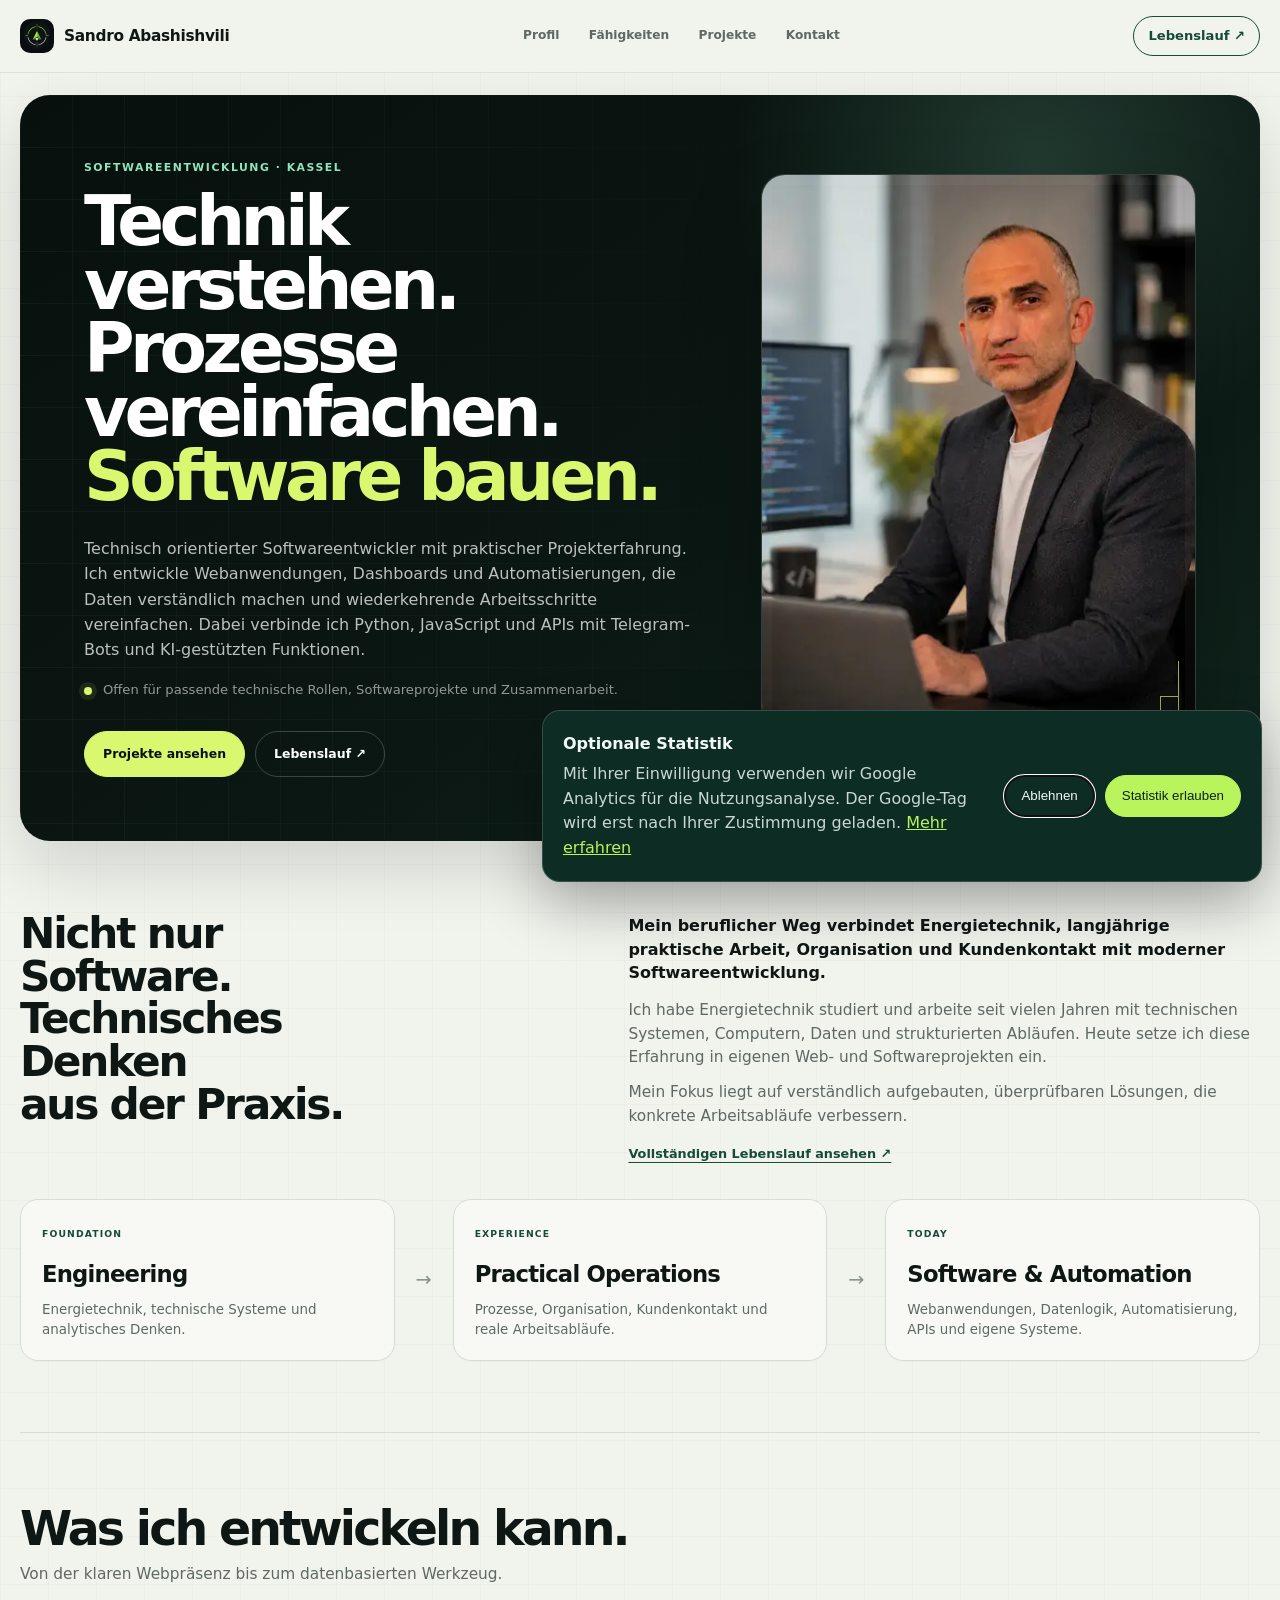
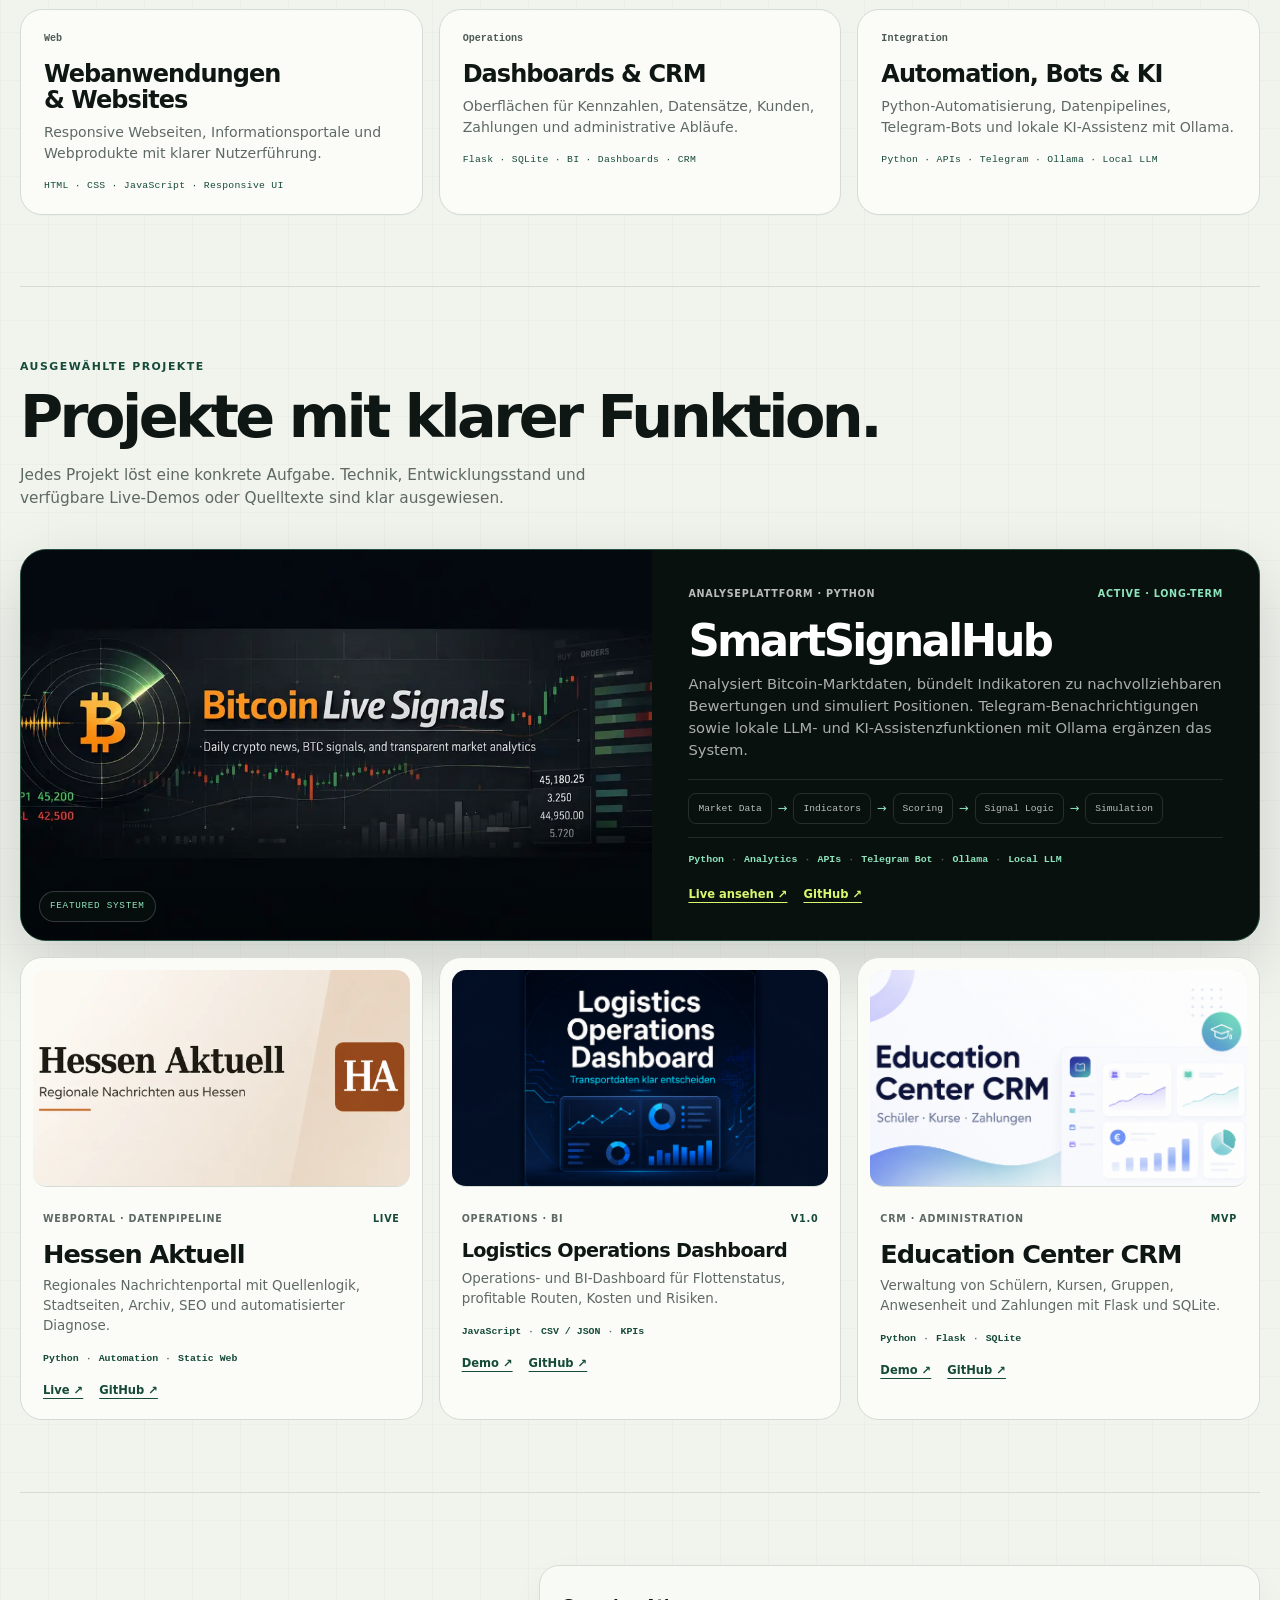
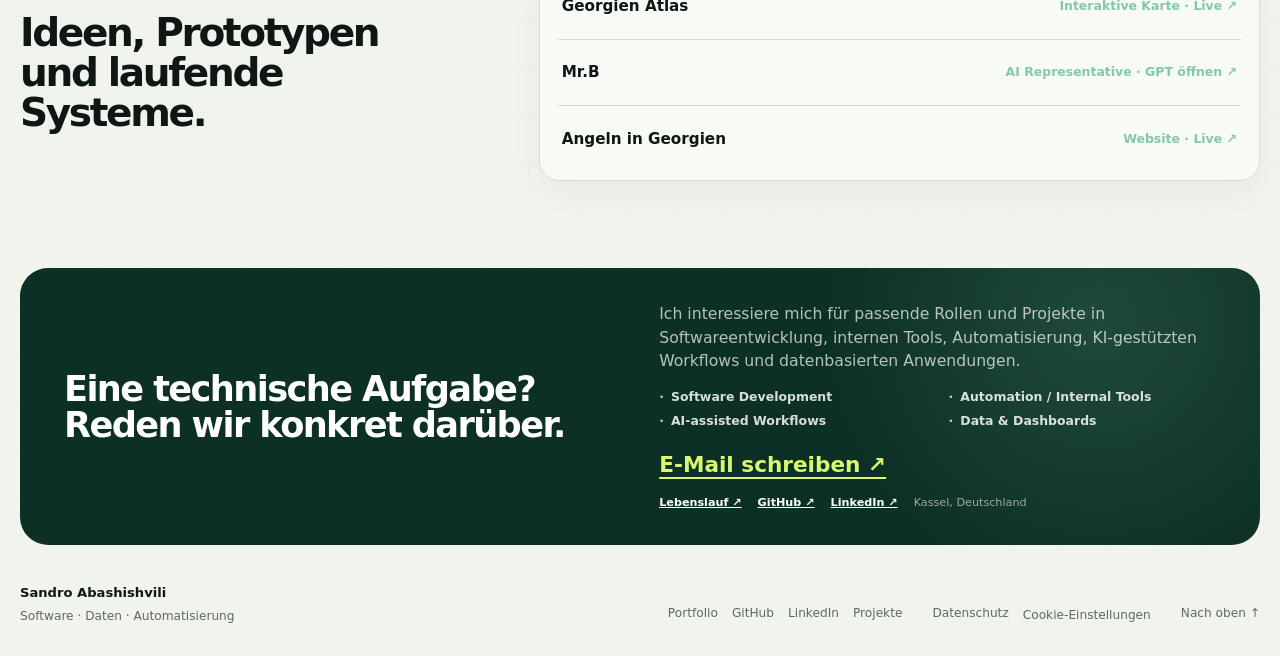
<file: index.html>
<!doctype html>
<html lang="de">
<head>
  <meta charset="utf-8">
  <meta name="viewport" content="width=device-width, initial-scale=1">
  <meta name="description" content="Sandro Abashishvili verbindet Engineering und praktische Prozesse mit Softwareentwicklung: Webanwendungen, Python-Automation, KI-Integration und Telegram-Bots.">
  <meta name="color-scheme" content="light dark">
  <meta name="theme-color" content="#f1f3ed" media="(prefers-color-scheme: light)">
  <meta name="theme-color" content="#09110f" media="(prefers-color-scheme: dark)">
  <meta name="robots" content="index, follow, max-image-preview:large">
  <link rel="canonical" href="https://sandro-abashishvili.de/">
  <meta property="og:title" content="Sandro Abashishvili | Software · Daten · Automatisierung">
  <meta property="og:description" content="Engineering → Practical Operations → Software & Automation. Webanwendungen, Python-Automation, KI-Integration und Telegram-Bots.">
  <meta property="og:type" content="website">
  <meta property="og:url" content="https://sandro-abashishvili.de/">
  <meta property="og:site_name" content="Sandro Abashishvili – Portfolio">
  <meta property="og:locale" content="de_DE">
  <meta property="og:image" content="https://sandro-abashishvili.de/assets/portfolio-social-card.png">
  <meta property="og:image:secure_url" content="https://sandro-abashishvili.de/assets/portfolio-social-card.png">
  <meta property="og:image:type" content="image/png">
  <meta property="og:image:width" content="1200">
  <meta property="og:image:height" content="630">
  <meta property="og:image:alt" content="Portfolio von Sandro Abashishvili – Software, Daten und Automatisierung">
  <meta name="twitter:card" content="summary_large_image">
  <meta name="twitter:title" content="Sandro Abashishvili | Software · Daten · Automatisierung">
  <meta name="twitter:description" content="Engineering → Practical Operations → Software & Automation. Webanwendungen, Python-Automation, KI-Integration und Telegram-Bots.">
  <meta name="twitter:image" content="https://sandro-abashishvili.de/assets/portfolio-social-card.png">
  <meta name="twitter:image:alt" content="Portfolio von Sandro Abashishvili – Software, Daten und Automatisierung">
  <script type="application/ld+json">
  {
    "@context": "https://schema.org",
    "@graph": [
      {
        "@type": "Person",
        "@id": "https://sandro-abashishvili.de/#person",
        "name": "Sandro Abashishvili",
        "url": "https://sandro-abashishvili.de/",
        "image": "https://sandro-abashishvili.de/assets/sandro-portrait.webp",
        "jobTitle": "Softwareentwickler",
        "homeLocation": { "@type": "Place", "name": "Kassel, Deutschland" },
        "sameAs": [
          "https://github.com/sandroabashishvili",
          "https://www.linkedin.com/in/aleksandre-abashishvili-03417617a/"
        ],
        "knowsAbout": ["Python","JavaScript","Webanwendungen","Dashboards","Automatisierung","KI-Integration","Telegram Bots","Datenverarbeitung","APIs"]
      },
      {
        "@type": "WebSite",
        "@id": "https://sandro-abashishvili.de/#website",
        "url": "https://sandro-abashishvili.de/",
        "name": "Sandro Abashishvili – Portfolio",
        "inLanguage": "de-DE",
        "author": { "@id": "https://sandro-abashishvili.de/#person" }
      }
    ]
  }
  </script>
  <title>Sandro Abashishvili | Software · Daten · Automatisierung</title>
  <link rel="icon" href="assets/favicon.svg" type="image/svg+xml">
  <link rel="apple-touch-icon" href="assets/portfolio-app-icon.png">
  <link rel="manifest" href="manifest.webmanifest">
  <!-- Above-the-fold styles stay inline so the mobile headline can paint without waiting for extra requests. -->
  <style>
    :root{--ink:#0f1714;--muted:#5e6964;--paper:#f1f3ed;--paper-2:#e8ece5;--white:#fff;--surface:#fbfcf8;--surface-2:#f5f7f2;--line:#d5dcd5;--green:#164a39;--green-2:#0d3026;--dark:#09110f;--dark-2:#10201a;--mint:#8ee4bd;--lime:#d9f86f;--content:1240px;--shadow:0 24px 64px rgb(15 23 20 / 10%)}
    *{box-sizing:border-box}html{scroll-behavior:smooth;scroll-padding-top:86px}body{margin:0;background:linear-gradient(rgb(15 23 20 / 2%) 1px,transparent 1px),linear-gradient(90deg,rgb(15 23 20 / 2%) 1px,transparent 1px),var(--paper);background-size:48px 48px;color:var(--ink);font-family:Inter,ui-sans-serif,system-ui,-apple-system,BlinkMacSystemFont,"Segoe UI",sans-serif;font-size:16px;line-height:1.58}a{color:inherit}img{display:block;max-width:100%}h1,h2,h3,p{overflow-wrap:break-word}h1,h2,h3{margin-top:0;overflow-wrap:normal;word-break:normal;hyphens:auto;text-wrap:balance}p{text-wrap:pretty}
    .topbar{position:sticky;z-index:100;top:0;border-bottom:1px solid rgb(15 23 20 / 8%);background:rgb(241 243 237 / 88%);backdrop-filter:blur(18px)}.nav-inner,main,footer{width:min(var(--content),calc(100% - 40px));margin-inline:auto}.nav-inner{display:grid;min-height:72px;grid-template-columns:auto 1fr auto;grid-template-areas:"brand nav cv";align-items:center;gap:30px}.brand{grid-area:brand;display:inline-flex;align-items:center;gap:10px;text-decoration:none;white-space:nowrap}.brand span{display:grid;width:34px;height:34px;overflow:hidden;place-items:center;border:1px solid rgb(15 23 20 / 10%);border-radius:10px;background:var(--dark)}.brand span img{width:100%;height:100%;object-fit:cover}.brand strong{color:var(--ink);font-size:.88rem;letter-spacing:-.02em}.topbar nav{grid-area:nav;display:flex;justify-content:flex-end;gap:clamp(16px,2.3vw,30px)}.topbar nav a,.nav-cv{color:var(--muted);font-size:.76rem;font-weight:780;text-decoration:none}.nav-cv{grid-area:cv;padding:9px 14px;border:1px solid var(--green);border-radius:999px;color:var(--green)}.nav-cv-short,.mobile-nav-cv{display:none}.menu-toggle{grid-area:menu;display:none;width:42px;height:42px;padding:10px;border:1px solid var(--line);border-radius:12px;background:transparent;color:var(--ink)}.menu-toggle span{display:block;height:2px;margin:4px 0;border-radius:999px;background:currentColor}
    .hero{position:relative;display:grid;min-height:650px;grid-template-columns:minmax(0,1.1fr) minmax(360px,.78fr);align-items:center;gap:clamp(34px,5vw,76px);margin-top:22px;padding:clamp(42px,5vw,72px);overflow:hidden;border-radius:30px;background:radial-gradient(circle at 82% 10%,rgb(142 228 189 / 18%),transparent 25%),linear-gradient(145deg,#07100d 0%,#0b1713 58%,#10251d 100%);color:var(--white);box-shadow:0 26px 70px rgb(9 17 15 / 14%)}.hero::before{position:absolute;inset:0;background:linear-gradient(rgb(255 255 255 / 4%) 1px,transparent 1px),linear-gradient(90deg,rgb(255 255 255 / 4%) 1px,transparent 1px);background-size:52px 52px;content:"";mask-image:linear-gradient(to right,black,transparent 72%);pointer-events:none}.hero-copy,.portrait-card{position:relative;z-index:1;min-width:0}.hero .eyebrow{margin:0 0 14px;color:var(--mint);font-size:.68rem;font-weight:860;letter-spacing:.14em;text-transform:uppercase}.hero h1{max-width:790px;margin:0;font-size:clamp(3rem,5.4vw,5.7rem);line-height:.92;letter-spacing:-.067em}.hero h1 em{color:var(--lime);font-style:normal}.positioning{max-width:690px;margin:28px 0 0;color:rgb(255 255 255 / 73%);font-size:clamp(1rem,1.25vw,1.12rem)}.availability{display:flex;max-width:690px;align-items:flex-start;gap:11px;margin:18px 0 0;color:rgb(255 255 255 / 56%);font-size:.82rem}.availability>span:first-child{width:8px;height:8px;flex:0 0 auto;margin-top:.46em;border-radius:50%;background:var(--lime)}.actions{display:flex;flex-wrap:wrap;gap:10px;margin-top:30px}.button{display:inline-flex;min-height:46px;align-items:center;justify-content:center;padding:0 18px;border:1px solid rgb(255 255 255 / 20%);border-radius:999px;font-size:.78rem;font-weight:850;text-decoration:none}.button.primary{border-color:var(--lime);background:var(--lime);color:var(--dark)}.button.secondary{color:var(--white)}
    .portrait-card{margin:0}.portrait-frame{position:relative;aspect-ratio:.78;overflow:hidden;border:1px solid rgb(255 255 255 / 14%);border-radius:24px;background:var(--dark-2);box-shadow:0 34px 80px rgb(0 0 0 / 24%)}.portrait-frame picture{display:block;width:100%;height:100%}.portrait-frame img{width:100%;height:100%;object-fit:cover;object-position:center 26%}.portrait-grid{position:absolute;z-index:2;right:16px;bottom:16px;width:54px;height:54px;border-right:1px solid var(--lime);border-bottom:1px solid var(--lime);opacity:.7}.portrait-card figcaption{display:flex;align-items:center;justify-content:space-between;gap:16px;padding:13px 2px 0;color:rgb(255 255 255 / 54%);font-size:.66rem;letter-spacing:.08em;text-transform:uppercase}.portrait-card figcaption strong{color:var(--mint);font-size:.67rem}
    @media(max-width:1080px){.nav-inner{grid-template-columns:minmax(0,1fr) auto;grid-template-areas:"brand menu" "nav nav";gap:0 12px;padding-block:8px}.menu-toggle{display:block}.nav-cv:not(.mobile-nav-cv){display:none}.topbar nav[data-mobile-menu]{grid-area:nav;display:none!important}.hero{grid-template-columns:minmax(0,1fr) minmax(300px,.72fr);padding:48px}.hero h1{font-size:clamp(2.8rem,6vw,4.8rem)}}
    @media(max-width:760px){.nav-inner,main,footer{width:min(var(--content),calc(100% - 24px))}.nav-inner{min-height:64px}.brand strong{max-width:160px;overflow:hidden;text-overflow:ellipsis}.topbar{background:#09110f}.brand strong{color:#f0f5f1}.hero{min-height:0;grid-template-columns:1fr;gap:24px;margin-top:12px;padding:23px;border-radius:22px}.hero-copy{order:1}.portrait-card{order:2;width:100%;max-width:none}.hero h1{max-width:10.5ch;font-size:clamp(2.35rem,11.3vw,3.45rem);line-height:.98;letter-spacing:-.052em}.positioning{max-width:38rem;margin-top:22px;font-size:1rem;line-height:1.55}.portrait-frame{aspect-ratio:4/3}.portrait-frame img{object-position:center 22%}.portrait-card figcaption{align-items:flex-start;flex-direction:column;gap:3px}}
    @media(max-width:430px){.brand strong{max-width:175px;font-size:.8rem}.hero{padding:20px}.hero h1{max-width:10ch}.button{width:100%}.portrait-frame{aspect-ratio:1/1}}
    @media(prefers-color-scheme:dark){:root{--ink:#f0f5f1;--muted:#c0cbc5;--paper:#09110f;--paper-2:#101b17;--surface:#101b17;--surface-2:#16231e;--line:#31443b;--green:#79d3ad;--green-2:#102d23;--shadow:0 24px 64px rgb(0 0 0 / 24%)}body{background:linear-gradient(rgb(255 255 255 / 2%) 1px,transparent 1px),linear-gradient(90deg,rgb(255 255 255 / 2%) 1px,transparent 1px),var(--paper);background-size:48px 48px}.topbar{border-bottom-color:rgb(255 255 255 / 8%);background:rgb(9 17 15 / 88%)}}
  </style>
  <link rel="stylesheet" href="assets/styles.css" media="print" onload="this.media='all'">
  <link rel="stylesheet" href="assets/polish.css" media="print" onload="this.media='all'">
  <link rel="stylesheet" href="assets/analytics-consent.css" media="print" onload="this.media='all'">
  <noscript><link rel="stylesheet" href="assets/styles.css"><link rel="stylesheet" href="assets/polish.css"><link rel="stylesheet" href="assets/analytics-consent.css"></noscript>
</head>
<body>
  <header class="topbar">
    <div class="nav-inner">
      <a class="brand" href="#start" aria-label="Zur Startseite">
        <span><img src="assets/portfolio-icon.png" alt="" width="36" height="36" decoding="async"></span>
        <strong>Sandro Abashishvili</strong>
      </a>
      <nav id="main-navigation" aria-label="Hauptnavigation" data-mobile-menu>
        <a href="#profil">Profil</a>
        <a href="#arbeitsbereiche">Fähigkeiten</a>
        <a href="#projekte">Projekte</a>
        <a href="#kontakt">Kontakt</a>
        <a class="nav-cv mobile-nav-cv" href="assets/Sandro-Abashishvili-Lebenslauf-IT-2026.pdf" target="_blank" rel="noopener noreferrer">Lebenslauf ↗</a>
      </nav>
      <a class="nav-cv" href="assets/Sandro-Abashishvili-Lebenslauf-IT-2026.pdf" target="_blank" rel="noopener noreferrer"><span class="nav-cv-full">Lebenslauf ↗</span><span class="nav-cv-short">CV ↗</span></a>
      <button class="menu-toggle" type="button" aria-expanded="false" aria-controls="main-navigation" aria-label="Navigation öffnen" data-mobile-menu-button><span></span><span></span><span></span></button>
    </div>
  </header>

  <main>
    <section class="hero" id="start">
      <div class="hero-copy">
        <p class="eyebrow">Softwareentwicklung · Kassel</p>
        <h1>Technik verstehen.<br>Prozesse vereinfachen.<br><em>Software bauen.</em></h1>
        <p class="positioning">Technisch orientierter Softwareentwickler mit praktischer Projekterfahrung. Ich entwickle Webanwendungen, Dashboards und Automatisierungen, die Daten verständlich machen und wiederkehrende Arbeitsschritte vereinfachen. Dabei verbinde ich Python, JavaScript und APIs mit Telegram-Bots und KI-gestützten Funktionen.</p>
        <p class="availability"><span aria-hidden="true"></span><span class="availability-text">Offen für passende technische Rollen, Softwareprojekte und Zusammenarbeit.</span></p>
        <div class="actions"><a class="button primary" href="#projekte">Projekte ansehen</a><a class="button secondary" href="assets/Sandro-Abashishvili-Lebenslauf-IT-2026.pdf" target="_blank" rel="noopener noreferrer">Lebenslauf ↗</a></div>
      </div>
      <figure class="portrait-card">
        <div class="portrait-frame"><picture><source srcset="assets/sandro-portrait-480.webp 480w, assets/sandro-portrait-720.webp 720w, assets/sandro-portrait-960.webp 960w, assets/sandro-portrait.webp 1122w" sizes="(max-width: 760px) calc(100vw - 64px), (max-width: 1080px) 38vw, 430px" type="image/webp"><img src="assets/sandro-portrait.png" alt="Sandro Abashishvili am Arbeitsplatz" width="1122" height="1402" decoding="async"></picture><span class="portrait-grid" aria-hidden="true"></span></div>
        <figcaption><span>Engineering mindset</span><strong>Praxis → Struktur → Software</strong></figcaption>
      </figure>
    </section>

    <section class="section profile" id="profil">
      <div class="section-heading profile-heading"><h2>Nicht nur Software.<br>Technisches Denken<br>aus der Praxis.</h2></div>
      <div class="profile-content">
        <p class="lead">Mein beruflicher Weg verbindet Energietechnik, langjährige praktische Arbeit, Organisation und Kundenkontakt mit moderner Softwareentwicklung.</p>
        <p>Ich habe Energietechnik studiert und arbeite seit vielen Jahren mit technischen Systemen, Computern, Daten und strukturierten Abläufen. Heute setze ich diese Erfahrung in eigenen Web- und Softwareprojekten ein.</p>
        <p>Mein Fokus liegt auf verständlich aufgebauten, überprüfbaren Lösungen, die konkrete Arbeitsabläufe verbessern.</p>
        <a class="text-link" href="assets/Sandro-Abashishvili-Lebenslauf-IT-2026.pdf" target="_blank" rel="noopener noreferrer">Vollständigen Lebenslauf ansehen ↗</a>
      </div>
      <div class="journey" aria-label="Beruflicher Weg">
        <article><small>Foundation</small><h3>Engineering</h3><p>Energietechnik, technische Systeme und analytisches Denken.</p></article><div class="journey-arrow" aria-hidden="true">→</div>
        <article><small>Experience</small><h3>Practical Operations</h3><p>Prozesse, Organisation, Kundenkontakt und reale Arbeitsabläufe.</p></article><div class="journey-arrow" aria-hidden="true">→</div>
        <article><small>Today</small><h3>Software & Automation</h3><p>Webanwendungen, Datenlogik, Automatisierung, APIs und eigene Systeme.</p></article>
      </div>
    </section>

    <section class="section capabilities-section" id="arbeitsbereiche">
      <div class="section-heading compact"><h2>Was ich entwickeln kann.</h2><p>Von der klaren Webpräsenz bis zum datenbasierten Werkzeug.</p></div>
      <div class="capabilities">
        <article><span>Web</span><h3>Webanwendungen & Websites</h3><p>Responsive Webseiten, Informationsportale und Webprodukte mit klarer Nutzerführung.</p><div>HTML · CSS · JavaScript · Responsive UI</div></article>
        <article><span>Operations</span><h3>Dashboards & CRM</h3><p>Oberflächen für Kennzahlen, Datensätze, Kunden, Zahlungen und administrative Abläufe.</p><div>Flask · SQLite · BI · Dashboards · CRM</div></article>
        <article><span>Integration</span><h3>Automation, Bots & KI</h3><p>Python-Automatisierung, Datenpipelines, Telegram-Bots und lokale KI-Assistenz mit Ollama.</p><div>Python · APIs · Telegram · Ollama · Local LLM</div></article>
      </div>
    </section>

    <section class="section projects" id="projekte">
      <div class="section-heading projects-heading"><p class="kicker">Ausgewählte Projekte</p><h2>Projekte mit klarer Funktion.</h2><p>Jedes Projekt löst eine konkrete Aufgabe. Technik, Entwicklungsstand und verfügbare Live-Demos oder Quelltexte sind klar ausgewiesen.</p></div>
      <article class="featured-project">
        <a class="featured-visual" href="https://sandro-abashishvili.de/Bitcoin-Live-Signals/" target="_blank" rel="noopener noreferrer" aria-label="SmartSignalHub öffnen"><img src="assets/projects/smartsignalhub.webp" alt="SmartSignalHub – Bitcoin-Marktanalyse und Simulationsplattform" width="1200" height="630" loading="lazy" decoding="async"><span class="visual-label">FEATURED SYSTEM</span></a>
        <div class="featured-content"><div class="project-status"><span>Analyseplattform · Python</span><b>ACTIVE · LONG-TERM</b></div><h3>SmartSignalHub</h3><p class="featured-lead">Analysiert Bitcoin-Marktdaten, bündelt Indikatoren zu nachvollziehbaren Bewertungen und simuliert Positionen. Telegram-Benachrichtigungen sowie lokale LLM- und KI-Assistenzfunktionen mit Ollama ergänzen das System.</p><div class="system-flow" aria-label="Systemablauf"><span>Market Data</span><i>→</i><span>Indicators</span><i>→</i><span>Scoring</span><i>→</i><span>Signal Logic</span><i>→</i><span>Simulation</span></div><div class="tags"><span>Python</span><span>Analytics</span><span>APIs</span><span>Telegram Bot</span><span>Ollama</span><span>Local LLM</span></div><div class="project-actions"><a href="https://sandro-abashishvili.de/Bitcoin-Live-Signals/" target="_blank" rel="noopener noreferrer">Live ansehen ↗</a><a href="https://github.com/sandroabashishvili/Bitcoin-Live-Signals" target="_blank" rel="noopener noreferrer">GitHub ↗</a></div></div>
      </article>
      <div class="project-grid secondary-projects">
        <article class="project-card"><a class="project-image" href="https://sandro-abashishvili.de/hessen-aktuell/" target="_blank" rel="noopener noreferrer" aria-label="Hessen Aktuell öffnen"><img src="assets/projects/hessen-aktuell.webp" alt="Hessen Aktuell – regionales Nachrichtenportal" width="1200" height="630" loading="lazy" decoding="async"></a><div class="project-content"><div class="project-status"><span>Webportal · Datenpipeline</span><b>LIVE</b></div><h3>Hessen Aktuell</h3><p>Regionales Nachrichtenportal mit Quellenlogik, Stadtseiten, Archiv, SEO und automatisierter Diagnose.</p><div class="tags"><span>Python</span><span>Automation</span><span>Static Web</span></div><div class="project-actions"><a href="https://sandro-abashishvili.de/hessen-aktuell/" target="_blank" rel="noopener noreferrer">Live ↗</a><a href="https://github.com/sandroabashishvili/hessen-aktuell" target="_blank" rel="noopener noreferrer">GitHub ↗</a></div></div></article>
        <article class="project-card"><a class="project-image" href="https://sandro-abashishvili.de/logistics-operations-dashboard/" target="_blank" rel="noopener noreferrer" aria-label="Logistics Operations Dashboard öffnen"><img src="assets/projects/logistics-dashboard.webp" alt="Logistics Operations Dashboard" width="1200" height="630" loading="lazy" decoding="async"></a><div class="project-content"><div class="project-status"><span>Operations · BI</span><b>V1.0</b></div><h3>Logistics Operations Dashboard</h3><p>Operations- und BI-Dashboard für Flottenstatus, profitable Routen, Kosten und Risiken.</p><div class="tags"><span>JavaScript</span><span>CSV / JSON</span><span>KPIs</span></div><div class="project-actions"><a href="https://sandro-abashishvili.de/logistics-operations-dashboard/" target="_blank" rel="noopener noreferrer">Demo ↗</a><a href="https://github.com/sandroabashishvili/logistics-operations-dashboard" target="_blank" rel="noopener noreferrer">GitHub ↗</a></div></div></article>
        <article class="project-card"><a class="project-image" href="https://sandro-abashishvili.de/education-center-crm/" target="_blank" rel="noopener noreferrer" aria-label="Education Center CRM öffnen"><img src="assets/projects/education-crm.webp" alt="Education Center CRM Dashboard" width="1200" height="630" loading="lazy" decoding="async"></a><div class="project-content"><div class="project-status"><span>CRM · Administration</span><b>MVP</b></div><h3>Education Center CRM</h3><p>Verwaltung von Schülern, Kursen, Gruppen, Anwesenheit und Zahlungen mit Flask und SQLite.</p><div class="tags"><span>Python</span><span>Flask</span><span>SQLite</span></div><div class="project-actions"><a href="https://sandro-abashishvili.de/education-center-crm/" target="_blank" rel="noopener noreferrer">Demo ↗</a><a href="https://github.com/sandroabashishvili/education-center-crm" target="_blank" rel="noopener noreferrer">GitHub ↗</a></div></div></article>
      </div>
    </section>

    <section class="section other-projects"><div class="section-heading"><h2>Ideen, Prototypen und laufende Systeme.</h2></div><div class="project-list"><a href="https://sandro-abashishvili.de/georgien-atlas/" target="_blank" rel="noopener noreferrer"><strong>Georgien Atlas</strong><em>Interaktive Karte · Live ↗</em></a><a href="https://chatgpt.com/g/g-67b1e2c281888191a0cb0d1e8e384396-mr-b-smartsignalhub-ai-representative" target="_blank" rel="noopener noreferrer"><strong>Mr.B</strong><em>AI Representative · GPT öffnen ↗</em></a><a href="https://sandro-abashishvili.de/angeln-in-georgien/" target="_blank" rel="noopener noreferrer"><strong>Angeln in Georgien</strong><em>Website · Live ↗</em></a></div></section>

    <section class="contact" id="kontakt"><div class="contact-heading"><h2>Eine technische Aufgabe?<br>Reden wir konkret darüber.</h2></div><div class="contact-copy"><p>Ich interessiere mich für passende Rollen und Projekte in Softwareentwicklung, internen Tools, Automatisierung, KI-gestützten Workflows und datenbasierten Anwendungen.</p><div class="open-to"><span>Software Development</span><span>Automation / Internal Tools</span><span>AI-assisted Workflows</span><span>Data & Dashboards</span></div><a class="email" href="mailto:sandroabashishvili@gmail.com">E-Mail schreiben ↗</a><div class="contact-links"><a href="assets/Sandro-Abashishvili-Lebenslauf-IT-2026.pdf" target="_blank" rel="noopener noreferrer">Lebenslauf ↗</a><a href="https://github.com/sandroabashishvili" target="_blank" rel="noopener noreferrer">GitHub ↗</a><a href="https://www.linkedin.com/in/aleksandre-abashishvili-03417617a/" target="_blank" rel="noopener noreferrer">LinkedIn ↗</a><span>Kassel, Deutschland</span></div></div></section>
  </main>

  <footer><div class="footer-profile"><strong>Sandro Abashishvili</strong><span>Software · Daten · Automatisierung</span></div><nav class="footer-profile-links" aria-label="Profil und Projekte"><a href="https://sandro-abashishvili.de/">Portfolio</a><a href="https://github.com/sandroabashishvili" target="_blank" rel="noopener noreferrer">GitHub</a><a href="https://www.linkedin.com/in/aleksandre-abashishvili-03417617a/" target="_blank" rel="noopener noreferrer">LinkedIn</a><a href="#projekte">Projekte</a></nav><nav class="footer-legal-links" aria-label="Datenschutz und Einstellungen"><a href="datenschutz/">Datenschutz</a><button type="button" class="footer-link-button" data-consent-settings>Cookie-Einstellungen</button></nav><a href="#start">Nach oben ↑</a></footer>
  <script src="assets/analytics-consent.js" defer></script>
  <script src="assets/navigation.js"></script>
</body>
</html>
</file>
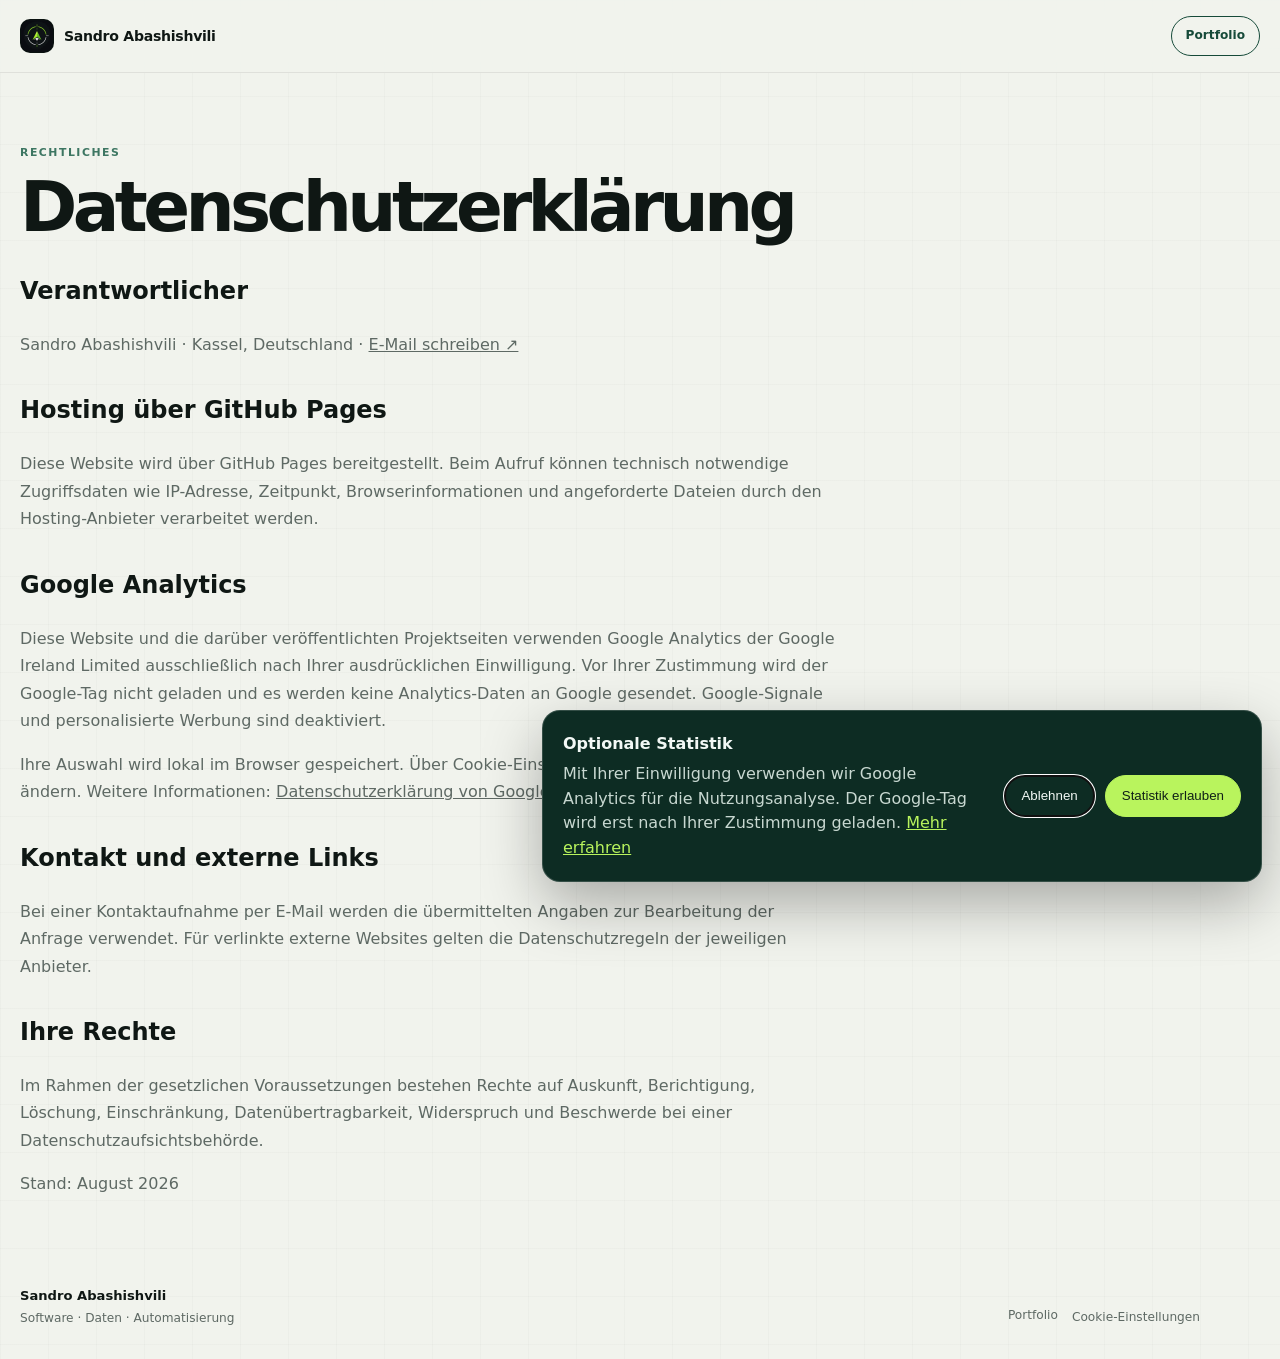
<file: datenschutz/index.html>
<!doctype html>
<html lang="de">
<head>
  <meta charset="utf-8">
  <meta name="viewport" content="width=device-width, initial-scale=1">
  <meta name="robots" content="noindex, follow">
  <meta name="color-scheme" content="light dark">
  <meta name="theme-color" content="#f1f3ed" media="(prefers-color-scheme: light)">
  <meta name="theme-color" content="#09110f" media="(prefers-color-scheme: dark)">
  <link rel="canonical" href="https://sandro-abashishvili.de/datenschutz/">
  <title>Datenschutz – Sandro Abashishvili</title>
  <link rel="icon" href="../assets/favicon.svg" type="image/svg+xml">
  <link rel="apple-touch-icon" href="../assets/portfolio-app-icon.png">
  <link rel="stylesheet" href="../assets/styles.css">
  <link rel="stylesheet" href="../assets/polish.css">
  <link rel="stylesheet" href="../assets/analytics-consent.css" media="print" onload="this.media='all'">
  <noscript><link rel="stylesheet" href="../assets/analytics-consent.css"></noscript>
</head>
<body>
  <header class="topbar">
    <div class="nav-inner">
      <a class="brand" href="../" aria-label="Zur Startseite"><span><img src="../assets/portfolio-icon.png" width="38" height="38" alt=""></span><strong>Sandro Abashishvili</strong></a>
      <a class="nav-cv" href="../">Portfolio</a>
    </div>
  </header>
  <main class="section legal-page">
    <div class="section-heading"><p class="kicker">Rechtliches</p><h1>Datenschutzerklärung</h1></div>
    <div class="legal-copy">
      <h2>Verantwortlicher</h2>
      <p>Sandro Abashishvili · Kassel, Deutschland · <a href="mailto:sandroabashishvili@gmail.com">E-Mail schreiben ↗</a></p>
      <h2>Hosting über GitHub Pages</h2>
      <p>Diese Website wird über GitHub Pages bereitgestellt. Beim Aufruf können technisch notwendige Zugriffsdaten wie IP-Adresse, Zeitpunkt, Browserinformationen und angeforderte Dateien durch den Hosting-Anbieter verarbeitet werden.</p>
      <h2>Google Analytics</h2>
      <p>Diese Website und die darüber veröffentlichten Projektseiten verwenden Google Analytics der Google Ireland Limited ausschließlich nach Ihrer ausdrücklichen Einwilligung. Vor Ihrer Zustimmung wird der Google-Tag nicht geladen und es werden keine Analytics-Daten an Google gesendet. Google-Signale und personalisierte Werbung sind deaktiviert.</p>
      <p>Ihre Auswahl wird lokal im Browser gespeichert. Über <button type="button" class="footer-link-button" data-consent-settings>Cookie-Einstellungen</button> können Sie sie jederzeit ändern. Weitere Informationen: <a href="https://policies.google.com/privacy?hl=de" target="_blank" rel="noopener noreferrer">Datenschutzerklärung von Google</a>.</p>
      <h2>Kontakt und externe Links</h2>
      <p>Bei einer Kontaktaufnahme per E-Mail werden die übermittelten Angaben zur Bearbeitung der Anfrage verwendet. Für verlinkte externe Websites gelten die Datenschutzregeln der jeweiligen Anbieter.</p>
      <h2>Ihre Rechte</h2>
      <p>Im Rahmen der gesetzlichen Voraussetzungen bestehen Rechte auf Auskunft, Berichtigung, Löschung, Einschränkung, Datenübertragbarkeit, Widerspruch und Beschwerde bei einer Datenschutzaufsichtsbehörde.</p>
      <p>Stand: August 2026</p>
    </div>
  </main>
  <footer>
    <div class="footer-profile"><strong>Sandro Abashishvili</strong><span>Software · Daten · Automatisierung</span></div>
    <nav class="footer-profile-links" aria-label="Datenschutz und Portfolio"><a href="../">Portfolio</a><button type="button" class="footer-link-button" data-consent-settings>Cookie-Einstellungen</button></nav>
  </footer>
  <script src="../assets/analytics-consent.js" defer></script>
</body>
</html>
</file>
<file: assets/styles.css>
:root {
  --ink: #0f1714;
  --muted: #5e6964;
  --paper: #f1f3ed;
  --paper-2: #e8ece5;
  --white: #ffffff;
  --surface: #fbfcf8;
  --surface-2: #f5f7f2;
  --line: #d5dcd5;
  --green: #164a39;
  --green-2: #0d3026;
  --dark: #09110f;
  --dark-2: #10201a;
  --mint: #8ee4bd;
  --lime: #d9f86f;
  --orange: #d28f57;
  --radius: 22px;
  --content: 1240px;
  --shadow: 0 24px 64px rgb(15 23 20 / 10%);
}

* { box-sizing: border-box; }
html { scroll-behavior: smooth; scroll-padding-top: 86px; }
body {
  margin: 0;
  background:
    linear-gradient(rgb(15 23 20 / 2%) 1px, transparent 1px),
    linear-gradient(90deg, rgb(15 23 20 / 2%) 1px, transparent 1px),
    var(--paper);
  background-size: 48px 48px;
  color: var(--ink);
  font-family: Inter, ui-sans-serif, system-ui, -apple-system, BlinkMacSystemFont, "Segoe UI", sans-serif;
  font-size: 16px;
  line-height: 1.58;
}
a { color: inherit; }
img { display: block; max-width: 100%; }
h1, h2, h3, p { overflow-wrap: break-word; }
h1, h2, h3 { margin-top: 0; overflow-wrap: normal; word-break: normal; hyphens: auto; text-wrap: balance; }
p { text-wrap: pretty; }
::selection { background: var(--lime); color: var(--dark); }

.topbar {
  position: sticky;
  z-index: 100;
  top: 0;
  border-bottom: 1px solid rgb(15 23 20 / 8%);
  background: rgb(241 243 237 / 88%);
  backdrop-filter: blur(18px);
}

.nav-inner, main, footer {
  width: min(var(--content), calc(100% - 40px));
  margin-inline: auto;
}

.nav-inner {
  display: grid;
  min-height: 72px;
  grid-template-columns: auto 1fr auto;
  grid-template-areas: "brand nav cv";
  align-items: center;
  gap: 30px;
}

.brand {
  grid-area: brand;
  display: inline-flex;
  align-items: center;
  gap: 10px;
  text-decoration: none;
  white-space: nowrap;
}
.brand span {
  display: grid;
  width: 34px;
  height: 34px;
  overflow: hidden;
  place-items: center;
  border: 1px solid rgb(15 23 20 / 10%);
  border-radius: 10px;
  background: var(--dark);
}
.brand span img { width: 100%; height: 100%; object-fit: cover; }
.brand strong { color: var(--ink); font-size: .88rem; letter-spacing: -.02em; }

.topbar nav {
  grid-area: nav;
  display: flex;
  justify-content: flex-end;
  gap: clamp(16px, 2.3vw, 30px);
}
.topbar nav a, .nav-cv {
  color: var(--muted);
  font-size: .76rem;
  font-weight: 780;
  text-decoration: none;
}
.topbar nav a:hover, .topbar nav a:focus-visible { color: var(--ink); }
.nav-cv {
  grid-area: cv;
  padding: 9px 14px;
  border: 1px solid var(--green);
  border-radius: 999px;
  color: var(--green);
  transition: background 180ms ease, color 180ms ease, transform 180ms ease;
}
.nav-cv:hover { background: var(--green); color: var(--white); transform: translateY(-1px); }
.nav-cv-short { display: none; }
.mobile-nav-cv { display: none; }

.menu-toggle {
  grid-area: menu;
  display: none;
  width: 42px;
  height: 42px;
  padding: 10px;
  border: 1px solid var(--line);
  border-radius: 12px;
  background: transparent;
  color: var(--ink);
  cursor: pointer;
}
.menu-toggle span { display: block; height: 2px; margin: 4px 0; border-radius: 999px; background: currentColor; transition: transform 180ms ease, opacity 180ms ease; }
.menu-toggle[aria-expanded="true"] span:nth-child(1) { transform: translateY(6px) rotate(45deg); }
.menu-toggle[aria-expanded="true"] span:nth-child(2) { opacity: 0; }
.menu-toggle[aria-expanded="true"] span:nth-child(3) { transform: translateY(-6px) rotate(-45deg); }

.hero {
  position: relative;
  display: grid;
  min-height: 650px;
  grid-template-columns: minmax(0, 1.1fr) minmax(360px, .78fr);
  align-items: center;
  gap: clamp(34px, 5vw, 76px);
  margin-top: 22px;
  padding: clamp(42px, 5vw, 72px);
  overflow: hidden;
  border-radius: 30px;
  background:
    radial-gradient(circle at 82% 10%, rgb(142 228 189 / 18%), transparent 25%),
    linear-gradient(145deg, #07100d 0%, #0b1713 58%, #10251d 100%);
  color: var(--white);
  box-shadow: 0 26px 70px rgb(9 17 15 / 14%);
}
.hero::before {
  position: absolute;
  inset: 0;
  background:
    linear-gradient(rgb(255 255 255 / 4%) 1px, transparent 1px),
    linear-gradient(90deg, rgb(255 255 255 / 4%) 1px, transparent 1px);
  background-size: 52px 52px;
  content: "";
  mask-image: linear-gradient(to right, black, transparent 72%);
  pointer-events: none;
}
.hero-copy, .portrait-card { position: relative; z-index: 1; min-width: 0; }

.eyebrow, .kicker {
  margin: 0 0 14px;
  color: #3d7662;
  font-size: .68rem;
  font-weight: 860;
  letter-spacing: .14em;
  text-transform: uppercase;
}
.hero .eyebrow { color: var(--mint); }
h1 {
  max-width: 790px;
  margin: 0;
  font-size: clamp(3rem, 5.4vw, 5.7rem);
  line-height: .92;
  letter-spacing: -.067em;
}
h1 em { color: var(--lime); font-style: normal; }
.positioning {
  max-width: 690px;
  margin: 28px 0 0;
  color: rgb(255 255 255 / 73%);
  font-size: clamp(1rem, 1.25vw, 1.12rem);
}
.availability {
  display: flex;
  max-width: 690px;
  align-items: flex-start;
  gap: 11px;
  margin: 18px 0 0;
  color: rgb(255 255 255 / 56%);
  font-size: .82rem;
}
.availability > span:first-child {
  width: 8px;
  height: 8px;
  flex: 0 0 auto;
  margin-top: .46em;
  border-radius: 50%;
  background: var(--lime);
  box-shadow: 0 0 0 5px rgb(217 248 111 / 9%);
}
.availability-text { flex: 1; }
.actions { display: flex; flex-wrap: wrap; gap: 10px; margin-top: 30px; }
.button {
  display: inline-flex;
  min-height: 46px;
  align-items: center;
  justify-content: center;
  padding: 0 18px;
  border: 1px solid rgb(255 255 255 / 20%);
  border-radius: 999px;
  font-size: .78rem;
  font-weight: 850;
  text-decoration: none;
  transition: transform 180ms ease, border-color 180ms ease, background 180ms ease;
}
.button:hover { transform: translateY(-2px); }
.button.primary { border-color: var(--lime); background: var(--lime); color: var(--dark); }
.button.secondary { color: var(--white); }
.button.secondary:hover { border-color: var(--mint); }
.portrait-card { margin: 0; }
.portrait-frame {
  position: relative;
  aspect-ratio: .78;
  overflow: hidden;
  border: 1px solid rgb(255 255 255 / 14%);
  border-radius: 24px;
  background: var(--dark-2);
  box-shadow: 0 34px 80px rgb(0 0 0 / 24%);
}
.portrait-frame::before {
  position: absolute;
  z-index: 2;
  inset: 0;
  border: 10px solid rgb(255 255 255 / 3%);
  content: "";
  pointer-events: none;
}
.portrait-frame picture { display: block; width: 100%; height: 100%; }
.portrait-frame img { width: 100%; height: 100%; object-fit: cover; object-position: center 26%; }
.portrait-grid {
  position: absolute;
  z-index: 2;
  right: 16px;
  bottom: 16px;
  width: 54px;
  height: 54px;
  border-right: 1px solid var(--lime);
  border-bottom: 1px solid var(--lime);
  opacity: .7;
}
.portrait-grid::before, .portrait-grid::after { position: absolute; right: 0; bottom: 0; background: var(--lime); content: ""; }
.portrait-grid::before { width: 18px; height: 1px; bottom: 17px; }
.portrait-grid::after { width: 1px; height: 18px; right: 17px; }
.portrait-card figcaption {
  display: flex;
  align-items: center;
  justify-content: space-between;
  gap: 16px;
  padding: 13px 2px 0;
  color: rgb(255 255 255 / 54%);
  font-size: .66rem;
  letter-spacing: .08em;
  text-transform: uppercase;
}
.portrait-card figcaption strong { color: var(--mint); font-size: .67rem; }

.system-status {
  display: grid;
  grid-template-columns: 1.1fr repeat(4, minmax(0, 1fr));
  margin-top: 14px;
  overflow: hidden;
  border: 1px solid var(--line);
  border-radius: 16px;
  background: rgb(251 252 248 / 84%);
  box-shadow: 0 8px 26px rgb(15 23 20 / 4%);
}
.system-status > * { min-width: 0; padding: 13px 16px; border-right: 1px solid var(--line); }
.system-status > *:last-child { border-right: 0; }
.status-title { display: flex; align-items: center; gap: 10px; }
.status-title span {
  display: grid;
  width: 30px;
  height: 24px;
  place-items: center;
  border-radius: 7px;
  background: var(--dark);
  color: var(--lime);
  font-family: ui-monospace, SFMono-Regular, Menlo, monospace;
  font-size: .58rem;
}
.status-title strong { font-size: .74rem; text-transform: uppercase; letter-spacing: .07em; }
.system-status a {
  display: grid;
  grid-template-columns: 8px 1fr;
  gap: 1px 8px;
  align-items: center;
  text-decoration: none;
}
.system-status a i { width: 7px; height: 7px; grid-row: 1 / span 2; border-radius: 50%; background: #9aa49f; }
.system-status a i.live { background: #50c878; box-shadow: 0 0 0 4px rgb(80 200 120 / 10%); }
.system-status a i.active { background: var(--orange); box-shadow: 0 0 0 4px rgb(210 143 87 / 10%); }
.system-status a span { overflow: hidden; font-size: .72rem; font-weight: 780; text-overflow: ellipsis; white-space: nowrap; }
.system-status a b { grid-column: 2; color: var(--muted); font-size: .55rem; letter-spacing: .08em; }
.system-status a:hover { background: var(--surface-2); }

.section { padding: clamp(68px, 8vw, 112px) 0; }
.section-heading h2, .contact h2 {
  margin: 0;
  font-size: clamp(2.35rem, 4.6vw, 4.7rem);
  line-height: .98;
  letter-spacing: -.06em;
}
.section-heading h2 span, .contact h2 span { color: #738078; }
.section-heading.compact { max-width: 760px; }
.section-heading > p:last-child:not(.kicker) { max-width: 620px; margin: 18px 0 0; color: var(--muted); }

.profile {
  display: grid;
  grid-template-columns: minmax(0, .9fr) minmax(0, 1.1fr);
  gap: 48px clamp(50px, 8vw, 120px);
}
.profile-content { color: var(--muted); }
.profile-content p { margin: 0 0 18px; }
.profile-content .lead { color: var(--ink); font-size: 1.08rem; font-weight: 680; }
.text-link { display: inline-block; margin-top: 6px; color: var(--green); font-size: .8rem; font-weight: 850; text-underline-offset: 4px; }

.journey {
  display: grid;
  grid-column: 1 / -1;
  grid-template-columns: 1fr auto 1fr auto 1fr;
  align-items: stretch;
  gap: 14px;
  margin-top: 4px;
}
.journey article {
  position: relative;
  min-height: 210px;
  padding: 24px;
  border: 1px solid var(--line);
  border-radius: 18px;
  background: rgb(251 252 248 / 72%);
  box-shadow: 0 1px 0 rgb(15 23 20 / 2%);
  transition: transform 200ms ease, border-color 200ms ease, box-shadow 200ms ease;
}
.journey article:hover {
  transform: translateY(-4px);
  border-color: rgb(22 74 57 / 28%);
  box-shadow: var(--shadow);
}
.journey article h3 { transition: color 180ms ease; }
.journey article:hover h3 { color: var(--green); }
.journey article > span { position: absolute; top: 18px; right: 20px; color: #9aa49f; font-family: ui-monospace, SFMono-Regular, Menlo, monospace; font-size: .66rem; }
.journey small { color: var(--green); font-size: .58rem; font-weight: 850; letter-spacing: .12em; text-transform: uppercase; }
.journey h3 { margin: 38px 0 9px; font-size: 1.42rem; letter-spacing: -.035em; }
.journey p { margin: 0; color: var(--muted); font-size: .82rem; }
.journey-arrow { display: grid; width: 34px; place-items: center; color: #87928c; font-size: 1.2rem; }

.capabilities-section { border-top: 1px solid var(--line); }
.capabilities { display: grid; grid-template-columns: repeat(3, minmax(0, 1fr)); gap: 16px; margin-top: 34px; }
.capabilities article {
  display: flex;
  min-height: 280px;
  flex-direction: column;
  padding: 28px;
  border: 1px solid var(--line);
  border-radius: var(--radius);
  background: var(--surface);
  box-shadow: 0 1px 0 rgb(15 23 20 / 2%);
  transition: transform 200ms ease, box-shadow 200ms ease, border-color 200ms ease;
}
.capabilities article:hover { transform: translateY(-4px); border-color: rgb(22 74 57 / 28%); box-shadow: var(--shadow); }
.capabilities article > span { color: #4d5a54; font-family: ui-monospace, SFMono-Regular, Menlo, monospace; font-size: .63rem; font-weight: 800; }
.capabilities h3 { margin: 48px 0 12px; font-size: 1.5rem; line-height: 1.08; letter-spacing: -.04em; }
.capabilities p { margin: 0; color: var(--muted); font-size: .86rem; }
.capabilities article > div { margin-top: auto; padding-top: 28px; color: var(--green); font-family: ui-monospace, SFMono-Regular, Menlo, monospace; font-size: .61rem; line-height: 1.55; letter-spacing: .03em; white-space: nowrap; }

.projects { border-top: 1px solid var(--line); }
.projects-heading {
  display: block;
  max-width: none;
}
.projects-heading > .kicker { margin: 0 0 12px; color: var(--green); }
.projects-heading h2 { max-width: none; }
.projects-heading > p:last-child { max-width: 960px; margin: 15px 0 0; color: var(--muted); }

@media (min-width: 1081px) {
  .projects-heading h2 { white-space: nowrap; }
}

.featured-project {
  display: grid;
  grid-template-columns: minmax(0, 1.2fr) minmax(360px, .8fr);
  margin-top: 38px;
  overflow: hidden;
  border: 1px solid #264f40;
  border-radius: 26px;
  background: var(--dark);
  color: var(--white);
  box-shadow: 0 26px 72px rgb(9 17 15 / 16%);
}
.featured-visual { position: relative; display: block; min-height: 480px; overflow: hidden; background: #020706; }
.featured-visual img { width: 100%; height: 100%; object-fit: cover; object-position: center; transition: transform 260ms ease; }
.featured-visual:hover img { transform: scale(1.012); }
.featured-visual::after { position: absolute; inset: 0; background: linear-gradient(to top, rgb(0 0 0 / 30%), transparent 38%); content: ""; }
.visual-label {
  position: absolute;
  z-index: 2;
  left: 18px;
  bottom: 18px;
  padding: 7px 10px;
  border: 1px solid rgb(255 255 255 / 18%);
  border-radius: 999px;
  background: rgb(9 17 15 / 72%);
  color: var(--mint);
  font-family: ui-monospace, SFMono-Regular, Menlo, monospace;
  font-size: .58rem;
  letter-spacing: .08em;
}
.featured-content { display: flex; min-width: 0; flex-direction: column; padding: clamp(30px, 4vw, 46px); }
.project-status { display: flex; align-items: center; justify-content: space-between; gap: 14px; color: var(--muted); font-size: .6rem; font-weight: 850; letter-spacing: .08em; text-transform: uppercase; }
.featured-project .project-status { color: rgb(255 255 255 / 72%); }
.project-status b { color: var(--green); white-space: nowrap; }
.featured-project .project-status b { color: var(--mint); }
.featured-content h3 { margin: 34px 0 13px; font-size: clamp(2.2rem, 4vw, 4rem); line-height: .95; letter-spacing: -.06em; }
.featured-lead { margin: 0; color: rgb(255 255 255 / 66%); font-size: .94rem; }
.system-flow { display: flex; flex-wrap: wrap; align-items: center; gap: 7px; margin-top: 28px; padding: 16px 0; border-top: 1px solid rgb(255 255 255 / 10%); border-bottom: 1px solid rgb(255 255 255 / 10%); }
.system-flow span { padding: 6px 8px; border: 1px solid rgb(255 255 255 / 12%); border-radius: 8px; color: rgb(255 255 255 / 72%); font-family: ui-monospace, SFMono-Regular, Menlo, monospace; font-size: .58rem; }
.system-flow i { color: var(--mint); font-style: normal; font-size: .72rem; }
.tags { display: flex; flex-wrap: wrap; gap: 6px; margin-top: 20px; }
.tags span { padding: 6px 9px; border: 1px solid var(--line); border-radius: 999px; color: var(--muted); font-size: .64rem; font-weight: 760; }
.featured-project .tags span { border-color: rgb(255 255 255 / 12%); color: rgb(255 255 255 / 56%); }
.project-actions { display: flex; flex-wrap: wrap; gap: 16px; margin-top: auto; padding-top: 28px; }
.project-actions a { color: var(--green); font-size: .72rem; font-weight: 850; text-underline-offset: 4px; }
.featured-project .project-actions a { color: var(--lime); }

.project-grid { display: grid; grid-template-columns: repeat(3, minmax(0, 1fr)); gap: 16px; margin-top: 16px; }
.project-card {
  display: flex;
  min-width: 0;
  overflow: hidden;
  flex-direction: column;
  border: 1px solid var(--line);
  border-radius: var(--radius);
  background: var(--surface);
  transition: transform 200ms ease, box-shadow 200ms ease;
}
.project-card:hover { transform: translateY(-4px); box-shadow: var(--shadow); }
.project-image { position: relative; display: block; aspect-ratio: 1200 / 690; overflow: hidden; border-bottom: 1px solid var(--line); background: #e8ede8; }
.project-image img { width: 100%; height: 100%; object-fit: cover; object-position: center; transition: transform 220ms ease; }
.project-image img[src*="education-crm"] { object-position: top center; }
.project-card:hover .project-image img { transform: scale(1.015); }
.project-content { display: flex; min-width: 0; flex: 1; flex-direction: column; padding: 24px; }
.project-content h3 { margin: 20px 0 10px; font-size: clamp(1.3rem, 2vw, 1.75rem); line-height: 1.06; letter-spacing: -.04em; }
.project-content > p { margin: 0; color: var(--muted); font-size: .82rem; }
.project-content .project-actions { padding-top: 24px; }

.other-projects { display: grid; grid-template-columns: minmax(0, .78fr) minmax(0, 1.22fr); gap: clamp(50px, 8vw, 120px); border-top: 1px solid var(--line); }
.project-list { border-top: 1px solid var(--line); }
.project-list a { display: grid; grid-template-columns: 40px 1fr auto; align-items: center; gap: 16px; min-height: 72px; border-bottom: 1px solid var(--line); text-decoration: none; transition: padding 180ms ease, background 180ms ease; }
.project-list a:hover { padding-inline: 12px; background: rgb(255 255 255 / 42%); }
.project-list span { color: #929d97; font-family: ui-monospace, SFMono-Regular, Menlo, monospace; font-size: .62rem; }
.project-list strong { font-size: .88rem; }
.project-list em { color: var(--muted); font-size: .68rem; font-style: normal; }

.contact {
  display: grid;
  grid-template-columns: minmax(0, 1fr) minmax(340px, .78fr);
  gap: clamp(50px, 8vw, 110px);
  margin: 28px 0 74px;
  padding: clamp(42px, 6vw, 68px);
  border-radius: 28px;
  background:
    radial-gradient(circle at 87% 20%, rgb(142 228 189 / 14%), transparent 25%),
    var(--green-2);
  color: var(--white);
}
.contact .kicker { color: var(--mint); }
.contact h2 span { color: rgb(255 255 255 / 52%); }
.contact-copy { color: rgb(255 255 255 / 70%); }
.contact-copy > p { margin-top: 0; }
.open-to { display: flex; flex-wrap: wrap; gap: 7px; margin: 22px 0 28px; }
.open-to span { padding: 7px 10px; border: 1px solid rgb(255 255 255 / 14%); border-radius: 999px; color: rgb(255 255 255 / 72%); font-size: .64rem; }
.email { display: inline-block; color: var(--lime); font-size: clamp(1rem, 2vw, 1.35rem); font-weight: 850; text-underline-offset: 5px; }
.contact-links { display: flex; flex-wrap: wrap; gap: 10px 16px; margin-top: 24px; color: rgb(255 255 255 / 58%); font-size: .7rem; }
.contact-links a { color: var(--white); font-weight: 760; }

footer {
  display: grid;
  grid-template-columns: 1fr auto auto auto;
  align-items: end;
  gap: 18px 30px;
  padding: 0 0 30px;
  color: var(--muted);
  font-size: .76rem;
}
.footer-profile { display: grid; gap: 3px; }
.footer-profile strong { color: var(--ink); font-size: .82rem; }
.footer-profile-links, .footer-legal-links { display: flex; gap: 14px; }
footer a, .footer-link-button { color: inherit; font: inherit; text-decoration: none; transition: color 180ms ease, transform 180ms ease; }
footer a:hover, .footer-link-button:hover { color: var(--ink); }
.footer-profile-links a, .footer-legal-links a, footer > a { position: relative; padding-bottom: 3px; }
.footer-profile-links a::after, .footer-legal-links a::after, footer > a::after {
  position: absolute;
  right: 0;
  bottom: 0;
  left: 0;
  height: 1px;
  background: currentColor;
  content: "";
  transform: scaleX(0);
  transform-origin: left;
  transition: transform 180ms ease;
}
.footer-profile-links a:hover::after, .footer-profile-links a:focus-visible::after,
.footer-legal-links a:hover::after, .footer-legal-links a:focus-visible::after,
footer > a:hover::after, footer > a:focus-visible::after { transform: scaleX(1); }
.footer-link-button:hover, .footer-link-button:focus-visible { transform: translateY(-1px); }
.footer-link-button { padding: 0; border: 0; background: none; cursor: pointer; }

@media (max-width: 1080px) {
  .nav-inner { grid-template-columns: auto 1fr auto auto; grid-template-areas: "brand . cv menu"; gap: 14px; }
  .topbar nav[data-mobile-menu] {
    position: absolute;
    top: calc(100% + 1px);
    right: 20px;
    left: 20px;
    display: none;
    padding: 14px;
    border: 1px solid var(--line);
    border-radius: 16px;
    background: var(--surface);
    box-shadow: var(--shadow);
  }
  .topbar nav[data-mobile-menu][data-open="true"] { display: grid; gap: 4px; }
  .topbar nav[data-mobile-menu] a { padding: 11px 10px; border-radius: 10px; }
  .topbar nav[data-mobile-menu] a:hover { background: var(--paper-2); }
  .mobile-nav-cv { display: block; }
  .menu-toggle { display: block; }
  .hero { grid-template-columns: minmax(0, 1fr) minmax(300px, .72fr); padding: 48px; }
  h1 { font-size: clamp(2.8rem, 6vw, 4.8rem); }
  .system-status { grid-template-columns: repeat(2, minmax(0, 1fr)); }
  .system-status > * { border-bottom: 1px solid var(--line); }
  .system-status > *:nth-last-child(-n+2) { border-bottom: 0; }
  .status-title { grid-column: 1 / -1; }
  .profile, .other-projects, .contact { grid-template-columns: 1fr 1fr; gap: 48px; }
  .journey { grid-template-columns: 1fr; }
  .journey-arrow { width: auto; height: 22px; transform: rotate(90deg); }
  .project-grid { grid-template-columns: repeat(2, minmax(0, 1fr)); }
  .featured-project { grid-template-columns: 1fr; }
  .featured-visual { min-height: 390px; }
  footer { grid-template-columns: 1fr auto; }
}

@media (max-width: 760px) {
  .nav-inner, main, footer { width: min(var(--content), calc(100% - 24px)); }
  .nav-inner { min-height: 64px; }
  .brand strong { max-width: 160px; overflow: hidden; text-overflow: ellipsis; }
  .nav-cv-full { display: none; }
  .nav-cv-short { display: inline; }
  .nav-cv { padding: 8px 11px; }
  .hero { min-height: 0; grid-template-columns: 1fr; gap: 34px; margin-top: 12px; padding: 30px; border-radius: 22px; }
  .hero-copy { order: 1; }
  .portrait-card { order: 2; max-width: 520px; }
  h1 { font-size: clamp(2.65rem, 13vw, 4.3rem); }
  .positioning { margin-top: 22px; font-size: .98rem; }
  .portrait-frame { aspect-ratio: 1 / 1.05; }
  .portrait-frame img { object-position: center 22%; }
  .portrait-card figcaption { align-items: flex-start; flex-direction: column; gap: 3px; }
  .system-status { grid-template-columns: 1fr; }
  .system-status > *, .system-status > *:nth-last-child(-n+2) { border-right: 0; border-bottom: 1px solid var(--line); }
  .system-status > *:last-child { border-bottom: 0; }
  .status-title { grid-column: auto; }
  .section { padding: 64px 0; }
  .section-heading h2, .contact h2 { font-size: clamp(2.2rem, 11vw, 3.6rem); }
  .profile, .other-projects, .contact { grid-template-columns: 1fr; gap: 34px; }
  .journey { margin-top: 0; }
  .capabilities { grid-template-columns: 1fr; }
  .capabilities article { min-height: 220px; }
  .capabilities h3 { margin-top: 34px; }
  .featured-visual { min-height: 300px; }
  .featured-content { padding: 28px; }
  .system-flow { gap: 5px; }
  .system-flow span { font-size: .54rem; }
  .project-grid { grid-template-columns: 1fr; }
  .project-list a { grid-template-columns: 28px 1fr; padding: 12px 0; }
  .project-list em { grid-column: 2; }
  .contact { margin-bottom: 48px; padding: 30px; border-radius: 22px; }
  footer { grid-template-columns: 1fr; align-items: start; gap: 12px; }
  .footer-profile-links, .footer-legal-links { flex-wrap: wrap; gap: 9px 14px; }
}

@media (max-width: 430px) {
  .brand strong { max-width: 125px; font-size: .8rem; }
  .hero { padding: 24px; }
  h1 { font-size: clamp(2.45rem, 13vw, 3.55rem); }
  .button { width: 100%; }
  .portrait-frame { aspect-ratio: .92; }
  .project-status { align-items: flex-start; flex-direction: column; gap: 5px; }
  .featured-content h3 { font-size: 2.3rem; }
}

@media (prefers-reduced-motion: reduce) {
  html { scroll-behavior: auto; }
  *, *::before, *::after { transition-duration: .01ms !important; animation-duration: .01ms !important; animation-iteration-count: 1 !important; }
}

@media (prefers-color-scheme: dark) {
  :root {
    --ink: #f0f5f1;
    --muted: #9aa8a1;
    --paper: #09110f;
    --paper-2: #101b17;
    --surface: #101a17;
    --surface-2: #14221d;
    --line: #26352f;
    --green: #79d3ad;
    --green-2: #102d23;
    --shadow: 0 24px 64px rgb(0 0 0 / 24%);
  }
  body {
    background:
      linear-gradient(rgb(255 255 255 / 2%) 1px, transparent 1px),
      linear-gradient(90deg, rgb(255 255 255 / 2%) 1px, transparent 1px),
      var(--paper);
    background-size: 48px 48px;
  }
  .topbar { border-bottom-color: rgb(255 255 255 / 8%); background: rgb(9 17 15 / 88%); }
  .nav-cv { border-color: var(--green); color: var(--green); }
  .nav-cv:hover { background: var(--green); color: var(--dark); }
  .system-status, .journey article { background: rgb(16 26 23 / 86%); }
  .capabilities article, .project-card { background: var(--surface); }
  .project-list a:hover { background: rgb(255 255 255 / 3%); }
  .tags span { border-color: var(--line); }
  .button.primary { color: var(--dark); }
  .topbar nav[data-mobile-menu] { background: var(--surface); }
  .topbar nav[data-mobile-menu] a:hover { background: var(--paper-2); }
}
</file>
<file: assets/polish.css>
/* Responsive typography, spacing and proportion refinements. */
html, body { max-width: 100%; overflow-x: clip; }
p, li, span, a { overflow-wrap: normal; word-break: normal; }
p { text-wrap: wrap; hyphens: none; }
h1, h2, h3 { text-wrap: balance; hyphens: none; }

.section { padding-block: clamp(50px, 5.6vw, 74px); }
.section-heading h2,
.contact h2 { color: var(--ink); }
.contact h2 { color: var(--white); }
.section-heading h2 span,
.contact h2 span { color: inherit; }

.featured-lead,
.project-content > p,
.profile-content p,
.contact-copy > p,
.section-heading > p,
.journey p,
.capabilities p {
  max-width: 68ch;
  line-height: 1.55;
}
.profile-content p,
.contact-copy > p,
.section-heading > p:last-child:not(.kicker) {
  font-size: clamp(.96rem, 1.05vw, 1.04rem);
}

/* Profile */
.profile {
  grid-template-columns: minmax(0, .92fr) minmax(0, 1.08fr);
  align-items: start;
  gap: 34px clamp(40px, 5.5vw, 76px);
}
.profile-heading h2 {
  max-width: 11ch;
  font-size: clamp(2.5rem, 3.3vw, 3.5rem);
  line-height: 1.01;
  letter-spacing: -.052em;
}
.profile-content { padding-top: 1px; }
.profile-content p { margin-bottom: 11px; }
.profile-content .lead {
  margin-bottom: 14px;
  font-size: clamp(1rem, 1.12vw, 1.08rem);
  line-height: 1.48;
}
.text-link { margin-top: 3px; }

.journey { gap: 12px; margin-top: 0; }
.journey article { min-height: 0; padding: 19px 21px; }
.journey h3 { margin: 13px 0 7px; }
.journey p { font-size: .84rem; line-height: 1.5; }
.journey small { display: inline-block; }

/* Capabilities */
.section-heading.compact { max-width: none; }
.capabilities-section .section-heading h2 {
  max-width: none;
  white-space: nowrap;
  font-size: clamp(2.55rem, 3.7vw, 3.9rem);
  line-height: 1;
}
.capabilities-section .section-heading > p:last-child:not(.kicker) { margin-top: 11px; }
.capabilities { margin-top: 22px; }
.capabilities article { min-height: 0; padding: 21px 23px; }
.capabilities h3 { margin: 15px 0 8px; }
.capabilities p { font-size: .88rem; line-height: 1.48; }
.capabilities article > div { margin-top: 14px; padding-top: 0; }

/* Featured project */
.featured-project { grid-template-columns: minmax(0, 1.02fr) minmax(455px, .98fr); }
.featured-visual { min-height: 390px; }
.featured-content { padding: clamp(26px, 3vw, 36px); }
.featured-content h3 {
  margin: 20px 0 10px;
  font-size: clamp(2.5rem, 3.4vw, 3.55rem);
}
.featured-lead { font-size: .92rem; line-height: 1.5; }
.system-flow {
  flex-wrap: nowrap;
  gap: 6px;
  margin-top: 18px;
  padding: 13px 0;
}
.system-flow span { flex: 0 0 auto; padding: 7px 9px; font-size: .6rem; }
.system-flow i { flex: 0 0 auto; }
.featured-project .tags { margin-top: 14px; }
.featured-project .project-actions { margin-top: 17px; padding-top: 0; }

/* Technology labels are text, not buttons. */
.project-card .tags,
.featured-project .tags {
  gap: 7px;
  align-items: center;
}
.project-card .tags span,
.featured-project .tags span {
  padding: 0;
  border: 0;
  border-radius: 0;
  background: transparent;
  color: var(--green);
  font-family: ui-monospace, SFMono-Regular, Menlo, monospace;
  font-size: .62rem;
  font-weight: 760;
}
.featured-project .tags span { color: var(--mint); }
.project-card .tags span + span::before,
.featured-project .tags span + span::before {
  margin-right: 7px;
  color: var(--muted);
  content: "·";
}
.featured-project .tags span + span::before { color: rgb(255 255 255 / 35%); }

.featured-project .project-actions a,
.project-card .project-actions a {
  font-weight: 850;
  text-decoration-thickness: 1px;
  text-underline-offset: 4px;
}
.featured-project .project-actions a { color: var(--lime); }
.project-card .project-actions a { color: var(--green); }
.featured-project .project-actions a:hover,
.project-card .project-actions a:hover { color: var(--green-2); }
.featured-project .project-actions a:hover { color: var(--mint); }

/* Secondary project cards */
.secondary-projects .project-image {
  margin: 12px 12px 6px;
  overflow: hidden;
  border-radius: 14px;
}
.secondary-projects .project-image img {
  width: 100%;
  height: 100%;
  object-fit: cover;
}
.project-content { padding: 18px 22px 20px; }
.project-content h3 { margin: 15px 0 8px; }
.project-content > p { font-size: .84rem; line-height: 1.5; }
.project-content > .tags { margin-top: 15px; padding-top: 0; }
.project-content .project-actions { margin-top: 14px; padding-top: 0; }
.secondary-projects .project-card:nth-child(2) .project-content h3 {
  font-size: 1.2rem;
  white-space: nowrap;
  letter-spacing: -.035em;
}

/* Other work */
.other-projects {
  grid-template-columns: minmax(360px, .78fr) minmax(0, 1.22fr);
  align-items: center;
  gap: clamp(34px, 4.5vw, 64px);
}
.other-projects .section-heading h2 {
  max-width: 16ch;
  font-size: clamp(2.35rem, 3.05vw, 3.2rem);
  line-height: 1.02;
  text-wrap: balance;
}
.project-list {
  overflow: hidden;
  padding: 8px 18px;
  border: 1px solid var(--line);
  border-radius: 20px;
  background: color-mix(in srgb, var(--surface) 82%, transparent);
  box-shadow: 0 12px 34px rgb(15 23 20 / 4%);
}
.project-list a {
  grid-template-columns: minmax(0, 1fr) auto;
  min-height: 66px;
  gap: 18px;
  padding: 0 4px;
  border-bottom-color: var(--line);
}
.project-list a:last-child { border-bottom: 0; }
.project-list a:hover {
  padding-inline: 10px;
  background: var(--surface-2);
}
.project-list strong { font-size: .95rem; }
.project-list em {
  color: color-mix(in srgb, var(--mint) 78%, var(--muted));
  font-size: .78rem;
  font-weight: 700;
  font-style: normal;
}
.project-list a:hover em { color: var(--mint); }

/* Contact: two compact independent columns. */
.contact {
  grid-template-columns: repeat(2, minmax(0, 1fr));
  align-items: center;
  gap: clamp(28px, 3vw, 42px);
  margin-block: 16px 38px;
  padding: clamp(26px, 3vw, 34px) clamp(30px, 3.8vw, 44px);
}
.contact-heading,
.contact-copy { min-width: 0; }
.contact h2 {
  max-width: none;
  font-size: clamp(2.2rem, 2.6vw, 2.7rem);
  line-height: 1.02;
  letter-spacing: -.046em;
  white-space: normal;
}
.contact-copy {
  display: flex;
  flex-direction: column;
  align-items: flex-start;
}
.contact-copy > p {
  max-width: none;
  margin: 0;
  font-size: clamp(.98rem, 1.04vw, 1.04rem);
  line-height: 1.5;
}
.open-to {
  display: grid;
  width: 100%;
  grid-template-columns: repeat(2, minmax(0, 1fr));
  gap: 7px 22px;
  margin: 16px 0 18px;
}
.open-to span {
  padding: 0;
  border: 0;
  border-radius: 0;
  background: transparent;
  color: rgb(255 255 255 / 84%);
  font-size: .78rem;
  font-weight: 720;
  line-height: 1.35;
}
.open-to span::before {
  margin-right: 7px;
  color: var(--mint);
  content: "·";
}
.email { margin: 0; }
.contact-links { margin-top: 12px; }

@media (min-width: 1081px) {
  .contact-heading { align-self: center; }
  .contact-copy { align-self: center; }
}

@media (max-width: 1080px) {
  .topbar { overflow: visible; }
  .nav-inner {
    grid-template-columns: minmax(0, 1fr) auto;
    grid-template-areas:
      "brand menu"
      "nav nav";
    gap: 0 12px;
    padding-block: 8px;
  }
  .menu-toggle { display: block; }
  .nav-cv:not(.mobile-nav-cv) { display: none; }
  .topbar nav[data-mobile-menu] {
    grid-area: nav;
    display: none !important;
    grid-template-columns: repeat(2, minmax(0, 1fr));
    gap: 6px;
    width: 100%;
    padding: 8px 0 4px;
  }
  .topbar nav[data-mobile-menu][data-open="true"] { display: grid !important; }
  .topbar nav[data-mobile-menu] a {
    display: flex;
    min-height: 42px;
    align-items: center;
    justify-content: center;
    padding: 9px 10px;
    border: 1px solid rgb(255 255 255 / 7%);
    border-radius: 10px;
    background: rgb(255 255 255 / 3.5%);
    color: var(--muted);
    font-size: .82rem;
    font-weight: 780;
    text-decoration: none;
  }
  .topbar nav[data-mobile-menu] > a:not(.mobile-nav-cv) { order: 1; }
  .topbar nav[data-mobile-menu] a:hover,
  .topbar nav[data-mobile-menu] a:focus-visible {
    border-color: color-mix(in srgb, var(--green) 45%, transparent);
    background: var(--surface-2);
    color: var(--ink);
  }
  .topbar nav[data-mobile-menu] .mobile-nav-cv {
    display: flex !important;
    order: 2;
    grid-column: 1 / -1;
    min-height: 44px;
    margin-top: 2px;
    border-color: var(--green);
    background: transparent;
    color: var(--green);
    font-weight: 850;
  }

  .profile { grid-template-columns: 1fr 1fr; }
  .featured-project { grid-template-columns: 1fr; }
  .featured-visual { min-height: 340px; }
  .system-flow { flex-wrap: wrap; }
  .secondary-projects .project-card:nth-child(2) .project-content h3 {
    white-space: normal;
    font-size: clamp(1.3rem, 2vw, 1.65rem);
  }
  .other-projects { grid-template-columns: .82fr 1.18fr; }
  .contact {
    grid-template-columns: minmax(0, 1fr) minmax(0, 1fr);
    gap: 26px;
  }
  .contact h2 { font-size: clamp(2.05rem, 3.1vw, 2.5rem); }
}

@media (max-width: 760px) {
  .nav-inner { width: min(var(--content), calc(100% - 24px)); }

  .hero { gap: 24px; padding: 23px; }
  .hero h1 {
    max-width: 10.5ch;
    font-size: clamp(2.35rem, 11.3vw, 3.45rem);
    line-height: .98;
    letter-spacing: -.052em;
  }
  .positioning { max-width: 38rem; font-size: 1rem; line-height: 1.55; }
  .portrait-card { width: 100%; max-width: none; }
  .portrait-frame { aspect-ratio: 4 / 3; }
  .portrait-frame img { object-position: center 22%; }

  .section { padding-block: 42px; }
  .profile,
  .other-projects { grid-template-columns: 1fr; gap: 20px; }
  .contact {
    display: flex !important;
    flex-direction: column !important;
    align-items: stretch !important;
    gap: 14px;
    margin-bottom: 28px;
    padding: 20px;
  }
  .profile-heading h2,
  .other-projects .section-heading h2 {
    max-width: none;
    font-size: clamp(2.05rem, 9.1vw, 2.8rem);
  }
  .profile-content p { margin-bottom: 10px; }

  .journey article { min-height: 0; padding: 18px 20px; }
  .journey h3 { margin-top: 10px; }

  .capabilities-section .section-heading h2 {
    max-width: none;
    white-space: normal;
    font-size: clamp(2rem, 8.6vw, 2.55rem);
    line-height: 1.02;
    text-wrap: balance;
  }
  .capabilities { margin-top: 18px; }
  .capabilities article { min-height: 0; padding: 20px; }
  .capabilities h3 { margin-top: 12px; }
  .capabilities article > div { margin-top: 13px; }

  .featured-project { border-radius: 20px; }
  .featured-visual { min-height: 0; aspect-ratio: 16 / 9; }
  .featured-visual img { object-position: top center; }
  .featured-content { padding: 20px; }
  .featured-content h3 { margin-top: 16px; font-size: clamp(1.9rem, 9.4vw, 2.55rem); }
  .featured-lead { font-size: .92rem; }
  .system-flow {
    display: grid;
    grid-template-columns: repeat(2, minmax(0, 1fr));
    gap: 7px;
    margin-top: 15px;
    padding: 12px 0;
  }
  .system-flow span {
    display: block;
    min-width: 0;
    padding: 8px 7px;
    font-size: .59rem;
    text-align: center;
  }
  .system-flow span:last-child { grid-column: 1 / -1; }
  .system-flow i { display: none; }
  .featured-project .tags {
    display: grid;
    grid-template-columns: repeat(3, minmax(0, 1fr));
    gap: 8px 10px;
    margin-top: 12px;
  }
  .featured-project .tags span { white-space: nowrap; }
  .featured-project .tags span:nth-child(4)::before { display: none; }
  .featured-project .project-actions { margin-top: 14px; }

  .project-status { align-items: flex-start; flex-direction: column; gap: 4px; }
  .secondary-projects .project-image { margin: 10px 10px 5px; border-radius: 12px; }
  .project-content { padding: 16px 19px 19px; }
  .project-content h3 { margin-top: 12px; }
  .project-content > .tags { margin-top: 13px; }
  .project-content .project-actions { margin-top: 12px; }

  .other-projects .section-heading h2 {
    max-width: 16ch;
    font-size: clamp(1.95rem, 8.2vw, 2.45rem);
    line-height: 1.04;
  }
  .project-list {
    padding: 5px 14px;
    border-radius: 16px;
  }
  .project-list a {
    grid-template-columns: 1fr;
    gap: 3px;
    min-height: 0;
    padding: 13px 2px;
  }
  .project-list em { grid-column: auto; }

  .contact h2 {
    max-width: none;
    font-size: clamp(1.55rem, 6.6vw, 1.82rem);
    line-height: 1.05;
    letter-spacing: -.035em;
    white-space: normal;
    text-wrap: pretty;
  }
  .contact-copy { width: 100%; min-width: 0; }
  .contact-copy > p { font-size: .96rem; line-height: 1.46; }
  .open-to {
    grid-template-columns: repeat(2, minmax(0, 1fr));
    gap: 7px 10px;
    margin: 12px 0 14px;
  }
  .open-to span { font-size: .69rem; }
  .email {
    max-width: 100%;
    font-size: clamp(.92rem, 4.5vw, 1.12rem);
    overflow-wrap: anywhere;
  }
  .contact-links { margin-top: 12px; gap: 8px 13px; }

  footer {
    display: flex !important;
    flex-direction: column !important;
    align-items: flex-start !important;
    gap: 10px !important;
    padding: 22px 0 26px !important;
    border-top: 1px solid var(--line);
    font-size: .72rem;
  }
  .footer-profile {
    display: flex;
    align-items: baseline;
    flex-wrap: wrap;
    gap: 5px 9px;
  }
  .footer-profile strong,
  .footer-profile span { white-space: nowrap; }
  .footer-profile-links,
  .footer-legal-links {
    display: flex;
    flex-wrap: wrap;
    gap: 7px 13px;
  }
  footer > a { margin-top: 1px; }
}

@media (max-width: 430px) {
  .brand strong { max-width: 175px; }
  .hero { padding: 20px; }
  .hero h1 { max-width: 10ch; }
  .portrait-frame { aspect-ratio: 1 / 1; }
  .section { padding-block: 38px; }
  .capabilities-section .section-heading h2 { font-size: clamp(1.95rem, 8.3vw, 2.3rem); }
  .other-projects .section-heading h2 { max-width: 15ch; }
  .contact { padding: 18px; }
  .contact h2 { font-size: clamp(1.48rem, 6.35vw, 1.68rem); }
  .footer-profile { gap: 4px 7px; font-size: .68rem; }
}

@media (prefers-color-scheme: dark) {
  :root {
    --muted: #c0cbc5;
    --surface: #101b17;
    --surface-2: #16231e;
    --line: #31443b;
  }
  .journey article,
  .capabilities article,
  .project-card { border-color: var(--line); }
  .capabilities article > span { color: #b8c5bf; }
  .project-card .project-actions a { color: var(--green); }
  .project-card .project-actions a:hover { color: var(--mint); }
  .project-list { box-shadow: 0 14px 38px rgb(0 0 0 / 16%); }
  .topbar nav[data-mobile-menu] a {
    border-color: rgb(255 255 255 / 7%);
    background: rgb(255 255 255 / 3%);
  }
  .topbar nav[data-mobile-menu] a:hover,
  .topbar nav[data-mobile-menu] a:focus-visible { background: #17241f; }
}
</file>
<file: assets/analytics-consent.css>
.footer-link-button:hover,
.footer-link-button:focus-visible { color: var(--green); }

.consent-banner {
  position: fixed;
  right: 18px;
  bottom: 18px;
  z-index: 1000;
  display: grid;
  grid-template-columns: minmax(0, 1fr) auto;
  gap: 22px;
  width: min(720px, calc(100% - 36px));
  padding: 20px;
  border: 1px solid rgb(255 255 255 / 16%);
  border-radius: 18px;
  background: #0d2c23;
  color: #f2f8f5;
  box-shadow: 0 22px 60px rgb(0 0 0 / 30%);
}

.consent-banner p { margin: 6px 0 0; color: #c8d8d1; line-height: 1.55; }
.consent-banner a { color: #b9f45d; }
.consent-actions { display: flex; align-items: center; gap: 10px; }
.consent-button {
  min-height: 42px;
  border: 1px solid rgb(255 255 255 / 24%);
  border-radius: 999px;
  padding: 0 16px;
  background: transparent;
  color: #f2f8f5;
  cursor: pointer;
}
.consent-accept { border-color: #b9f45d; background: #b9f45d; color: #102017; }
.legal-page { min-height: 70vh; }
.legal-copy { max-width: 820px; }
.legal-copy h2 { margin-top: 34px; }
.legal-copy p { color: var(--muted); line-height: 1.72; }

@media (max-width: 700px) {
  .consent-banner { grid-template-columns: 1fr; }
  .consent-actions { flex-wrap: wrap; }
  .consent-button { flex: 1 1 150px; }
}
@media print { .consent-banner { display: none !important; } }
</file>
